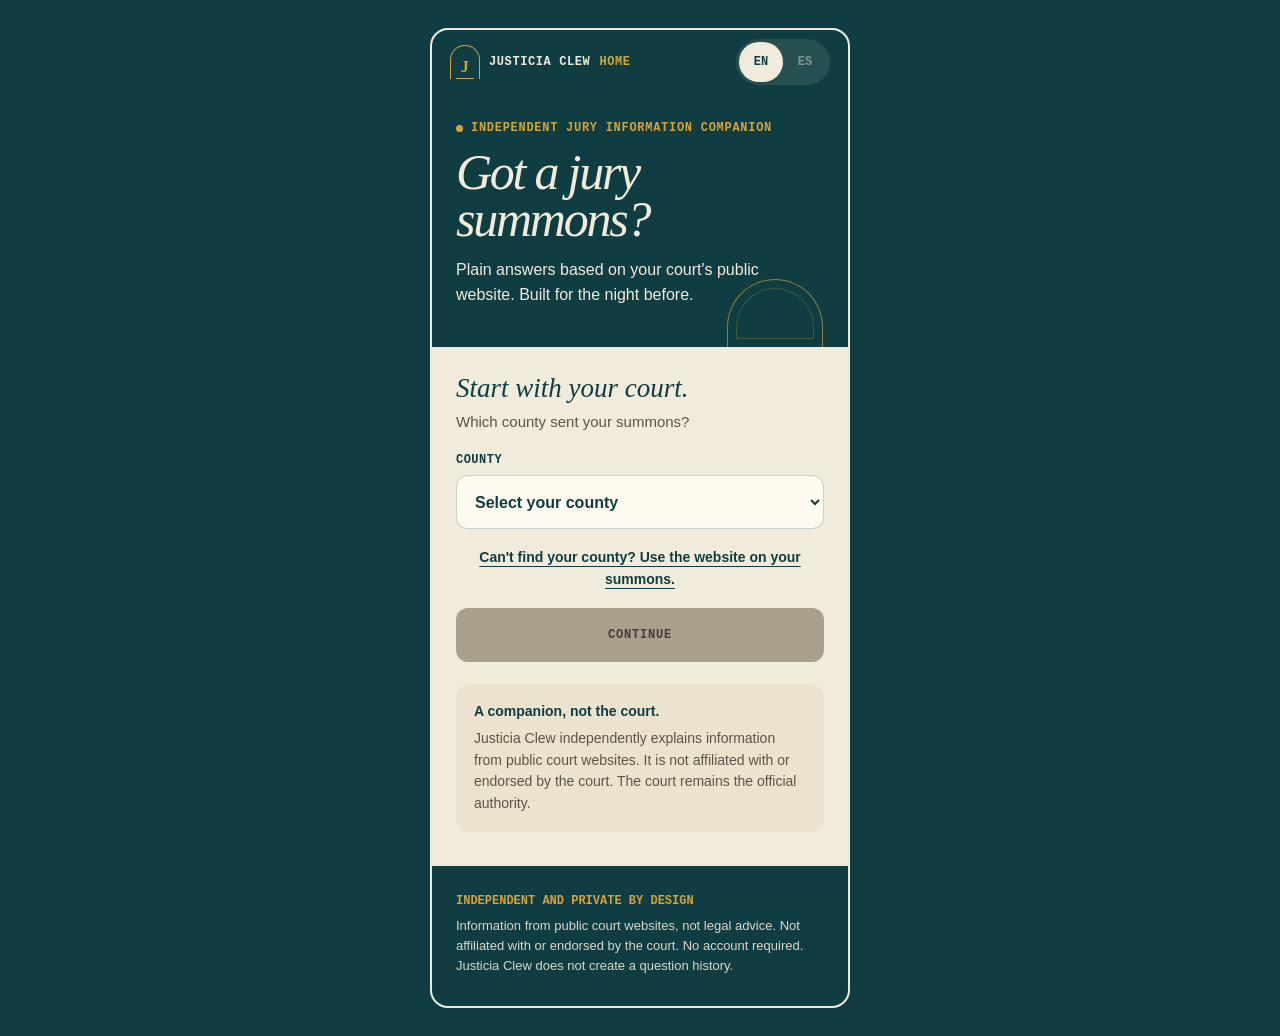
<file: frontend/index.html>
<!doctype html>
<html lang="en">
<head>
  <meta charset="utf-8">
  <meta name="viewport" content="width=device-width,initial-scale=1">
  <title>Justicia Clew | Jury duty companion</title>
  <link rel="icon" type="image/png" href="preview_512.png">
  <meta property="og:title" content="Justicia Clew | Jury duty companion">
  <meta property="og:description" content="Plain-language jury duty answers, in the court system's own words. Built for California.">
  <meta property="og:image" content="https://justicia-clew-8f4vi.ondigitalocean.app/justicia_clew_social_card.png">
  <meta property="og:type" content="website">
  <meta property="og:url" content="https://justicia-clew-8f4vi.ondigitalocean.app/">
  <meta name="twitter:card" content="summary_large_image">
  <meta name="twitter:title" content="Justicia Clew | Jury duty companion">
  <meta name="twitter:description" content="Plain-language jury duty answers, in the court system's own words. Built for California.">
  <meta name="twitter:image" content="https://justicia-clew-8f4vi.ondigitalocean.app/justicia_clew_social_card.png">
  <link rel="stylesheet" href="styles.css">
  <link rel="canonical" href="https://justicia-clew-8f4vi.ondigitalocean.app/">
  <script type="application/ld+json">
  {
    "@context": "https://schema.org",
    "@type": "WebApplication",
    "name": "Justicia Clew",
    "description": "Plain-language jury duty answers, grounded in your county court's public website. Not affiliated with or endorsed by any court.",
    "applicationCategory": "UtilitiesApplication",
    "operatingSystem": "Any",
    "url": "https://justicia-clew-8f4vi.ondigitalocean.app/"
  }
  </script>
</head>
<body>
<a href="#main-content" class="skip-link">Skip to main content</a>
<div class="app">
  <header class="top"><button class="home" id="homeBtn" aria-label="Go to home"><span class="archmark" aria-hidden="true">J</span><span>Justicia Clew</span><span class="home-word">Home</span></button><nav aria-label="Language"><button class="lang" id="en" aria-pressed="true">EN</button><button class="lang" id="es" aria-pressed="false" disabled aria-disabled="true" title="Spanish translations are not fully implemented yet" style="opacity:0.45;cursor:not-allowed;">ES</button></nav></header>
  <main id="main-content">
    <section class="screen" id="landing" aria-labelledby="title"><div class="night"><p class="statusline" data-t="after">Independent jury information companion</p><h1 id="title" tabindex="-1" data-t="title">Got a jury summons?</h1><p class="lede" data-t="lede">Plain answers based on your court's public website. Built for the night before.</p></div><div class="find"><h2 class="section-title" data-t="start">Start with your court.</h2><p class="section-help" data-t="which">Which county sent your summons?</p><form onsubmit="return false;"><div class="field"><label for="county" data-t="county">County</label><select id="county"><option value="" data-t="select">Select your county</option><option value="sb">Santa Barbara</option><option value="la" disabled>Los Angeles (coming soon)</option><option value="sf" disabled>San Francisco (coming soon)</option><option value="fresno" disabled>Fresno (coming soon)</option><option value="inyo" disabled>Inyo (coming soon)</option><option disabled>More counties coming, designed for all 58</option></select></div><button class="reveal" id="reveal" aria-expanded="false" aria-controls="urlField" data-t="cant">Can't find your county? Use the website on your summons.</button><div class="field url-field" id="urlField" hidden><label for="url" data-t="courtWeb">Court website</label><input id="url" type="url" inputmode="url" autocomplete="url" placeholder="https://"></div><button class="primary" id="continue" disabled data-t="continue">Continue</button></form><aside class="trust"><strong data-t="companion">A companion, not the court.</strong><span data-t="trust">Justicia Clew independently explains information from public court websites. It is not affiliated with or endorsed by the court. The court remains the official authority.</span></aside></div></section>
    <section class="screen" id="loading" hidden aria-labelledby="loadingTitle"><div class="loading"><div class="loader-arch" aria-hidden="true"></div><h2 id="loadingTitle" tabindex="-1" data-t="checking">Checking the court's published information</h2><p data-t="moment">This should take only a moment.</p></div></section>
    <section class="screen" id="questionScreen" hidden aria-labelledby="questionTitle"><aside class="sourcebar"><span class="independent" data-t="independent">Independent court information companion</span><strong data-t="source">Information retrieved from the Santa Barbara Superior Court public website</strong><span data-t="checked">Prototype source snapshot · Jul 10, 2026 at 8:14 PM</span><button class="sourceInfo" aria-expanded="false" data-t="whatChecked">About this source</button><p class="info-pop" hidden data-t="checkedExplain">The court owns the source information. Justicia Clew independently explains it. The court did not create, review, or approve this explanation. A connected version will display the actual source page and retrieval time.</p></aside><div class="panel"><button class="back toLanding" data-t="backCourt">← Back to court selection</button><h2 id="questionTitle" tabindex="-1" data-t="need">What do you need to know?</h2><p class="intro" data-t="ownWords">Ask in your own words. You do not need legal language.</p><p class="summons-note" data-t="nearby">Keep your summons nearby. You may need your Juror ID or reporting date.</p><div class="ask"><form onsubmit="return false;"><label for="question" data-t="yourQ">Your jury duty question</label><div class="askrow"><input id="question" type="text" autocomplete="off" data-placeholder-en="For example, do I report tomorrow?" data-placeholder-es="Por ejemplo, ¿me presento mañana?" placeholder="For example, do I report tomorrow?"><button class="primary" id="ask" disabled data-t="findAnswer">Find my answer</button></div></form></div><p class="common" data-t="common">Or choose a common question</p><div class="chips" id="chipsContainer"></div></div></section>
    <section class="screen" id="answer" hidden aria-labelledby="asked"><aside class="sourcebar"><span class="independent" data-t="independent">Independent court information companion</span><strong data-t="source">Information retrieved from the Santa Barbara Superior Court public website</strong><span data-t="checked">Prototype source snapshot · Jul 10, 2026 at 8:14 PM</span><button class="sourceInfo" aria-expanded="false" data-t="whatChecked">About this source</button><p class="info-pop" hidden data-t="checkedExplain">The court owns the source information. Justicia Clew independently explains it. The court did not create, review, or approve this explanation. A connected version will display the actual source page and retrieval time.</p></aside><div class="panel answer"><button class="back" id="answerBack" data-t="backQuestions">← Back to questions</button><h2 id="asked" tabindex="-1">Your answer</h2><div id="result"></div></div></section><p class="sr" id="live" aria-live="polite"></p>
  </main>
  <footer><strong data-t="footerHead">Independent and private by design</strong><span data-t="footer">Information from public court websites, not legal advice. Not affiliated with or endorsed by the court. No account required. Justicia Clew does not create a question history.</span></footer>
</div>
<script src="app.js"></script>
</body>
</html>
</file>
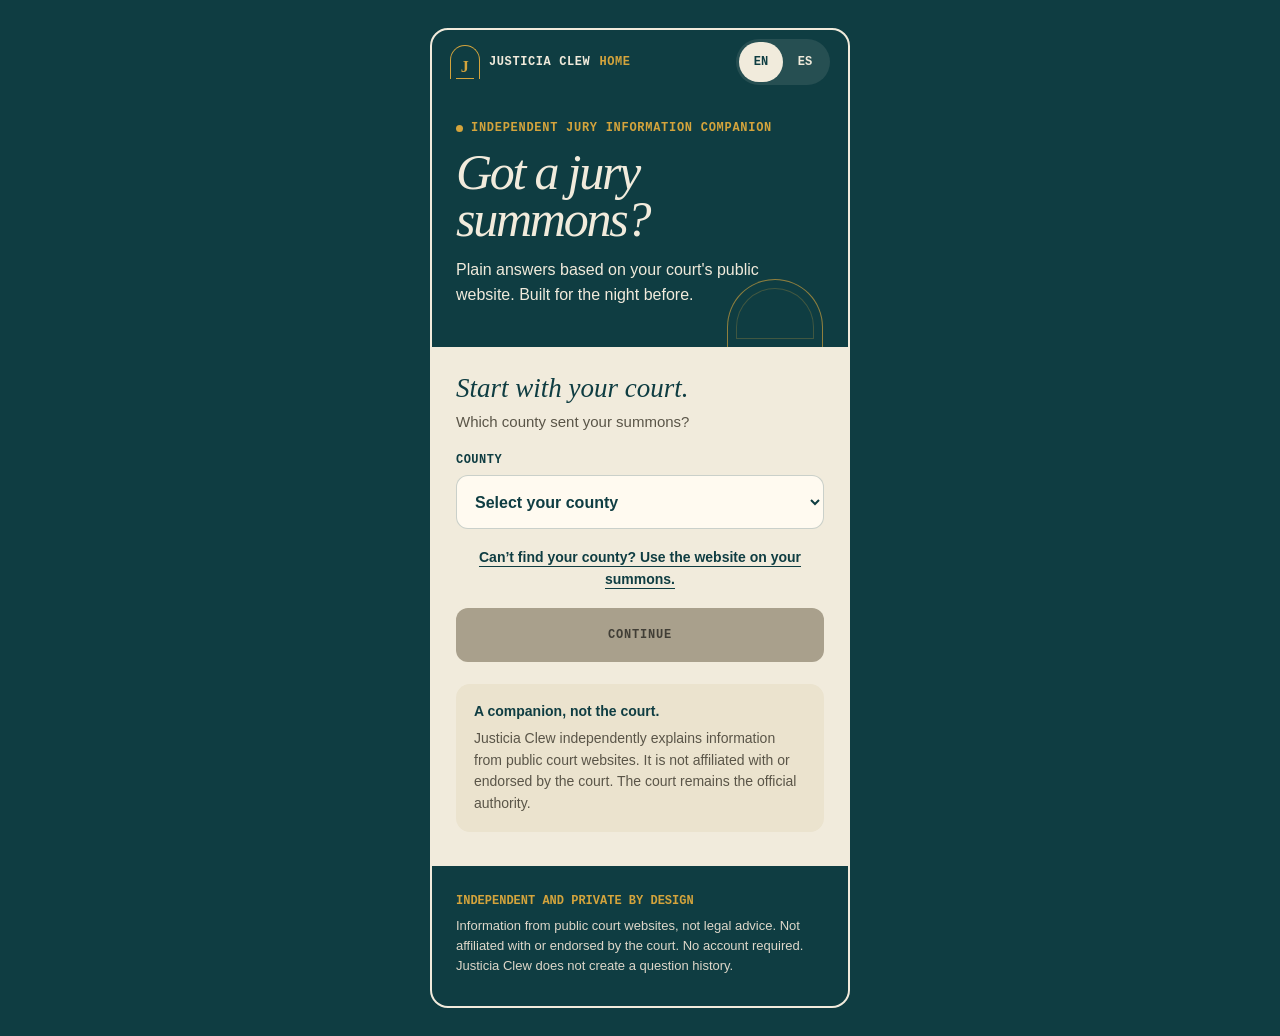
<file: MOCKUP.html>
<!doctype html>
<html lang="en">
<head>
  <meta charset="utf-8">
  <meta name="viewport" content="width=device-width,initial-scale=1">
  <title>Justicia Clew | Jury duty companion</title>
  <style>
    :root{--cream:#f1ebdc;--warm:#ebe3ce;--teal:#1b6d74;--deep:#0f3d42;--orange:#e85416;--ochre:#d4a43c;--muted:#5a5548;--paper:#fffaf0;--line:rgba(15,61,66,.22)}
    *{box-sizing:border-box}html{background:var(--deep)}body{margin:0;background:var(--deep);color:var(--deep);font-family:Arial,"Helvetica Neue",sans-serif;line-height:1.55}button,input,select{font:inherit}.app{width:min(100%,420px);min-height:100vh;margin:auto;background:var(--cream);overflow:hidden}
    .top{display:flex;align-items:center;justify-content:space-between;min-height:64px;padding:8px 18px;background:var(--deep);color:var(--cream)}.home{display:flex;align-items:center;gap:9px;min-height:46px;padding:3px 8px 3px 0;border:0;background:transparent;color:var(--cream);font:700 12px ui-monospace,SFMono-Regular,Consolas,monospace;letter-spacing:.05em;text-transform:uppercase;cursor:pointer}.home-word{color:var(--ochre);font-size:12px}
    .archmark{position:relative;display:grid;place-items:end center;width:30px;height:34px;padding-bottom:3px;border:1px solid var(--ochre);border-bottom:0;border-radius:16px 16px 0 0;color:var(--ochre);font:bold 16px Georgia,serif}.archmark:after{content:"";position:absolute;left:5px;right:5px;bottom:0;border-bottom:1px solid var(--ochre)}
    nav{display:flex;padding:3px;background:rgba(241,235,220,.1);border-radius:999px}.lang{min-width:44px;min-height:40px;border:0;border-radius:999px;background:transparent;color:var(--cream);font:700 12px ui-monospace,SFMono-Regular,Consolas,monospace;cursor:pointer}.lang[aria-pressed=true]{background:var(--cream);color:var(--deep)}
    main{min-height:680px}.screen[hidden]{display:none}.screen{animation:appear .22s ease-out}@keyframes appear{from{opacity:.35;transform:translateY(4px)}}
    .night{position:relative;min-height:246px;padding:27px 24px 39px;background:var(--deep);color:var(--cream);overflow:hidden}.night:after{content:"";position:absolute;right:25px;bottom:0;width:94px;height:67px;border:1px solid rgba(212,164,60,.65);border-bottom:0;border-radius:50px 50px 0 0;box-shadow:inset 0 0 0 8px var(--deep),inset 0 0 0 9px rgba(212,164,60,.25)}
    .statusline{display:flex;align-items:center;gap:8px;margin:0 0 14px;color:var(--ochre);font:700 12px ui-monospace,SFMono-Regular,Consolas,monospace;letter-spacing:.06em;text-transform:uppercase}.statusline:before{content:"";width:7px;height:7px;border-radius:50%;background:var(--ochre)}
    h1{position:relative;z-index:1;max-width:320px;margin:0 0 15px;font:italic 50px/.94 Georgia,serif;letter-spacing:-.045em}.lede{position:relative;z-index:1;max-width:310px;margin:0;color:var(--cream);font-size:16px}.find{padding:27px 24px 34px}.section-title{margin:0 0 7px;font:italic 27px/1.08 Georgia,serif}.section-help{margin:0 0 20px;color:var(--muted);font-size:15px}
    .field{margin-bottom:17px}label{display:block;margin-bottom:8px;font:700 12px ui-monospace,SFMono-Regular,Consolas,monospace;text-transform:uppercase;letter-spacing:.04em}input,select{width:100%;min-height:54px;padding:12px 14px;border:1px solid var(--line);border-radius:12px;background:var(--paper);color:var(--deep);font-size:16px;font-weight:600}input:hover,select:hover{border-color:var(--teal)}.reveal{display:block;min-height:44px;margin:2px auto 17px;border:0;background:transparent;color:var(--deep);text-decoration:underline;text-underline-offset:4px;font-size:14px;font-weight:700;cursor:pointer}.url-field[hidden]{display:none}
    .primary,.call{display:flex;align-items:center;justify-content:center;width:100%;min-height:54px;padding:12px;border:0;border-radius:12px;background:var(--deep);color:var(--cream);text-decoration:none;font:700 12px ui-monospace,SFMono-Regular,Consolas,monospace;text-transform:uppercase;letter-spacing:.065em;cursor:pointer}.primary:disabled{cursor:not-allowed;background:#a9a08c;color:#413e36}.primary:not(:disabled):after{content:"→";margin-left:11px}
    .trust{margin:22px 0 0;padding:17px 18px;border-radius:14px;background:var(--warm);font-size:14px}.trust strong{display:block;margin-bottom:5px;color:var(--deep)}.trust span{color:var(--muted)}
    .sourcebar{padding:18px 24px 17px;background:var(--warm);border-bottom:1px solid var(--line)}.sourcebar strong{display:block;margin-bottom:2px;font-size:14px}.sourcebar span{display:block;color:var(--muted);font-size:12px}.sourcebar .independent{display:inline-flex;align-items:center;width:auto;margin-bottom:9px;padding:0;background:transparent;color:var(--teal);font:700 12px ui-monospace,SFMono-Regular,Consolas,monospace;text-transform:uppercase;letter-spacing:.045em}.sourcebar .independent:before{content:"";width:7px;height:7px;margin-right:8px;border-radius:50%;background:var(--ochre)}.sourcebar button{min-height:40px;padding:5px 0;border:0;background:transparent;color:var(--teal);font-size:12px;font-weight:700;text-decoration:underline;text-underline-offset:3px;cursor:pointer}
    .panel{padding:28px 24px 44px}.back{min-height:44px;margin:0 0 22px;padding:7px 0;border:0;background:transparent;color:var(--deep);font-size:14px;font-weight:700;cursor:pointer}.panel h2{margin:0 0 8px;font:italic 34px/1.04 Georgia,serif;letter-spacing:-.025em}.intro{margin:0 0 22px;color:var(--muted);font-size:15px}.summons-note{display:flex;gap:10px;margin:0 0 20px;color:var(--muted);font-size:14px}.summons-note:before{content:"i";display:grid;place-items:center;flex:0 0 22px;width:22px;height:22px;border-radius:50%;background:var(--teal);color:var(--cream);font:bold 13px Georgia,serif}
    .ask{padding:20px;border-radius:16px;background:var(--warm)}.ask label{font-family:Arial,sans-serif;font-size:14px;text-transform:none;letter-spacing:0}.askrow{display:grid;gap:10px}.ask input{background:var(--paper)}.common{margin:27px 0 8px;color:var(--teal);font:700 12px ui-monospace,SFMono-Regular,Consolas,monospace;text-transform:uppercase;letter-spacing:.05em}.chips{display:grid}.chip{position:relative;min-height:62px;padding:15px 42px 15px 4px;border:0;border-bottom:1px solid var(--line);background:transparent;color:var(--deep);text-align:left;font-size:16px;font-weight:700;cursor:pointer}.chip:first-child{margin-inline:-10px;padding-left:14px;border-radius:12px 12px 0 0;background:rgba(235,227,206,.72)}.chip:after{content:"→";position:absolute;right:8px;top:50%;transform:translateY(-50%);color:var(--teal)}.chip:hover{color:var(--teal)}
    .answer h2{margin-bottom:25px}.answer-block{padding:22px;border-radius:16px;background:var(--paper);font-size:16px}.label{display:block;margin-bottom:11px;color:var(--teal);font:700 12px ui-monospace,SFMono-Regular,Consolas,monospace;text-transform:uppercase;letter-spacing:.055em}.answer-block p,.action p,.refusal p,.unavailable p{margin:0}.action{margin-top:15px;padding:20px 22px;border-radius:16px;background:var(--deep);color:var(--cream)}.action .label{color:var(--ochre)}.action p{font-weight:700}.source{margin-top:15px;padding:20px 22px;border-radius:16px;background:var(--warm)}.source blockquote{margin:10px 0 13px;font:16px/1.5 Georgia,serif}.source a{color:var(--deep);font-weight:700}
    .refusal,.unavailable{padding:22px;border-radius:16px;background:var(--paper);box-shadow:inset 4px 0 0 var(--orange)}.state{display:inline-block;margin-bottom:12px;padding:5px 8px;border-radius:7px;background:rgba(232,84,22,.1);color:#9d310a;font:700 12px ui-monospace,SFMono-Regular,Consolas,monospace;text-transform:uppercase}.call{margin-top:19px}.call:before{content:"";width:8px;height:8px;margin-right:10px;border-radius:50%;background:var(--orange)}
    .loading{min-height:570px;padding:86px 30px;text-align:center}.loader-arch{position:relative;width:78px;height:96px;margin:0 auto 30px;border:3px solid var(--teal);border-bottom:0;border-radius:42px 42px 0 0;animation:breathe .7s ease-in-out infinite alternate}.loader-arch:after{content:"";position:absolute;left:14px;right:14px;bottom:0;border-bottom:3px solid var(--ochre)}@keyframes breathe{to{opacity:.45;transform:translateY(-4px)}}.loading h2{margin:0 0 10px;font:italic 29px Georgia,serif}.loading p{color:var(--muted);font-size:14px}
    .info-pop{margin-top:10px;padding:12px 14px;border-radius:10px;background:var(--paper);color:var(--muted);font-size:13px}.info-pop[hidden]{display:none}footer{padding:28px 24px 30px;background:var(--deep);color:#ddd7c9;font-size:13px}footer strong{display:block;margin-bottom:8px;color:var(--ochre);font:700 12px ui-monospace,SFMono-Regular,Consolas,monospace;text-transform:uppercase}
    :focus-visible{outline:3px solid var(--deep);outline-offset:3px}.top :focus-visible{outline-color:var(--ochre)}.sr{position:absolute;width:1px;height:1px;overflow:hidden;clip:rect(0 0 0 0)}@media(max-width:350px){h1{font-size:43px}.panel h2{font-size:30px}}@media(min-width:560px){body{padding:28px 0}.app{border:2px solid var(--cream);border-radius:18px}}
  </style>
</head>
<body>
<div class="app">
  <header class="top"><button class="home" id="homeBtn" aria-label="Go to home"><span class="archmark" aria-hidden="true">J</span><span>Justicia Clew</span><span class="home-word">Home</span></button><nav aria-label="Language"><button class="lang" id="en" aria-pressed="true">EN</button><button class="lang" id="es" aria-pressed="false">ES</button></nav></header>
  <main>
    <section class="screen" id="landing" aria-labelledby="title"><div class="night"><p class="statusline" data-t="after">Independent jury information companion</p><h1 id="title" data-t="title">Got a jury summons?</h1><p class="lede" data-t="lede">Plain answers based on your court's public website. Built for the night before.</p></div><div class="find"><h2 class="section-title" data-t="start">Start with your court.</h2><p class="section-help" data-t="which">Which county sent your summons?</p><div class="field"><label for="county" data-t="county">County</label><select id="county"><option value="" data-t="select">Select your county</option><option>Santa Barbara</option><option>Los Angeles</option><option>San Francisco</option><option>Fresno</option><option>Inyo</option><option disabled>More counties coming, designed for all 58</option></select></div><button class="reveal" id="reveal" aria-expanded="false" aria-controls="urlField" data-t="cant">Can’t find your county? Use the website on your summons.</button><div class="field url-field" id="urlField" hidden><label for="url" data-t="courtWeb">Court website</label><input id="url" type="url" inputmode="url" autocomplete="url" placeholder="https://"></div><button class="primary" id="continue" disabled data-t="continue">Continue</button><aside class="trust"><strong data-t="companion">A companion, not the court.</strong><span data-t="trust">Justicia Clew independently explains information from public court websites. It is not affiliated with or endorsed by the court. The court remains the official authority.</span></aside></div></section>
    <section class="screen" id="loading" hidden aria-labelledby="loadingTitle"><div class="loading"><div class="loader-arch" aria-hidden="true"></div><h2 id="loadingTitle" data-t="checking">Checking the court’s published information</h2><p data-t="moment">This should take only a moment.</p></div></section>
    <section class="screen" id="questionScreen" hidden aria-labelledby="questionTitle"><aside class="sourcebar"><span class="independent" data-t="independent">Independent court information companion</span><strong data-t="source">Information retrieved from the Santa Barbara Superior Court public website</strong><span data-t="checked">Prototype source snapshot · Jul 10, 2026 at 8:14 PM</span><button class="sourceInfo" aria-expanded="false" data-t="whatChecked">About this source</button><p class="info-pop" hidden data-t="checkedExplain">The court owns the source information. Justicia Clew independently explains it. The court did not create, review, or approve this explanation. A connected version will display the actual source page and retrieval time.</p></aside><div class="panel"><button class="back toLanding" data-t="backCourt">← Back to court selection</button><h2 id="questionTitle" data-t="need">What do you need to know?</h2><p class="intro" data-t="ownWords">Ask in your own words. You do not need legal language.</p><p class="summons-note" data-t="nearby">Keep your summons nearby. You may need your Juror ID or reporting date.</p><div class="ask"><label for="question" data-t="yourQ">Your jury duty question</label><div class="askrow"><input id="question" type="text" autocomplete="off" data-placeholder-en="For example, do I report tomorrow?" data-placeholder-es="Por ejemplo, ¿me presento mañana?" placeholder="For example, do I report tomorrow?"><button class="primary" id="ask" disabled data-t="findAnswer">Find my answer</button></div></div><p class="common" data-t="common">Or choose a common question</p><div class="chips"><button class="chip" data-key="report" data-t="qReport">Do I still have to go tomorrow?</button><button class="chip" data-key="refusal" data-t="qExcuse">Can I get out of jury duty?</button><button class="chip" data-key="bring" data-t="qBring">What should I bring?</button><button class="chip" data-key="parking" data-t="qPark">Where do I park?</button></div></div></section>
    <section class="screen" id="answer" hidden aria-labelledby="asked"><aside class="sourcebar"><span class="independent" data-t="independent">Independent court information companion</span><strong data-t="source">Information retrieved from the Santa Barbara Superior Court public website</strong><span data-t="checked">Prototype source snapshot · Jul 10, 2026 at 8:14 PM</span><button class="sourceInfo" aria-expanded="false" data-t="whatChecked">About this source</button><p class="info-pop" hidden data-t="checkedExplain">The court owns the source information. Justicia Clew independently explains it. The court did not create, review, or approve this explanation. A connected version will display the actual source page and retrieval time.</p></aside><div class="panel answer"><button class="back" id="answerBack" data-t="backQuestions">← Back to questions</button><h2 id="asked"></h2><div id="result"></div></div></section><p class="sr" id="live" aria-live="polite"></p>
  </main>
  <footer><strong data-t="footerHead">Independent and private by design</strong><span data-t="footer">Information from public court websites, not legal advice. Not affiliated with or endorsed by the court. No account required. Justicia Clew does not create a question history.</span></footer>
</div>
<script>
'use strict';
const courtUrl='https://www.sbcourts.org/gi/jury-service';
const answers={report:{q:'Do I still have to go tomorrow?',a:"Maybe, and here's how to find out tonight. After 5:30 PM the evening before your summons date, check the court's online jury portal or call 877-544-5094. Have the Juror ID number from your summons ready.",action:'After 5:30 PM, check the jury portal or call 877-544-5094. Have your Juror ID ready.',quote:"You will need to check the Superior Court's online jury portal or call the court's automated phone line at 877-544-5094 after 5:30 PM the evening prior to your summons date…"},refusal:{q:'Can I get out of jury duty?',a:"That's a decision only the court can make, and this court's website doesn't list excusal rules on the pages I can read. I won't guess about something this important. Call Jury Services and ask them directly.",phone:'Call Jury Services: (805) 882-4530'},bring:{q:'What should I bring?',a:'Keep your summons with you. It contains the Juror ID and reporting information you may need to check in.',action:'Review your summons before leaving and bring it with you. Follow any additional instructions printed on it.',quote:'Your summons contains your reporting instructions and Juror ID.'},parking:{q:'Where do I park?',a:'Parking instructions can depend on the courthouse listed on your summons. I will not assume which location you were assigned.',action:'Confirm the courthouse address on your summons, then check that location’s parking information before you leave.',quote:'Use the courthouse location shown on your summons to find location specific information.'},unavailable:{q:'I have another question',a:'I could not find a clear answer on the public court pages checked for this demonstration. I will not fill in the gaps or guess.',phone:'Call Jury Services: (805) 882-4530'}};
const answersEs={report:{q:'¿Todavía tengo que presentarme mañana?',a:'Tal vez. Después de las 5:30 p. m. de la noche anterior a la fecha de su citación, consulte el portal de jurados del tribunal o llame al 877-544-5094. Tenga lista la identificación de jurado de su citación.',action:'Después de las 5:30 p. m., consulte el portal o llame al 877-544-5094. Tenga lista su identificación de jurado.',quote:'Necesitará consultar el portal de jurados del Tribunal Superior o llamar a la línea automatizada al 877-544-5094 después de las 5:30 p. m. de la noche anterior a la fecha de su citación…'},refusal:{q:'¿Puedo ser excusado del servicio de jurado?',a:'Solo el tribunal puede tomar esa decisión, y el sitio web del tribunal no incluye reglas de excusa en las páginas que puedo consultar. No voy a adivinar sobre algo tan importante. Llame directamente a Servicios de Jurado.',phone:'Llamar a Servicios de Jurado: (805) 882-4530'},bring:{q:'¿Qué debo llevar?',a:'Tenga su citación con usted. Contiene la identificación de jurado y la información de presentación que puede necesitar.',action:'Revise su citación antes de salir y llévela con usted. Siga cualquier instrucción adicional impresa.',quote:'Su citación contiene las instrucciones de presentación y su identificación de jurado.'},parking:{q:'¿Dónde estaciono?',a:'Las instrucciones de estacionamiento pueden depender del tribunal indicado en su citación. No voy a suponer qué lugar le asignaron.',action:'Confirme la dirección en su citación y consulte la información de estacionamiento de ese lugar antes de salir.',quote:'Use la ubicación indicada en su citación para encontrar información específica.'},unavailable:{q:'Tengo otra pregunta',a:'No encontré una respuesta clara en las páginas públicas consultadas para esta demostración. No completaré la información ni adivinaré.',phone:'Llamar a Servicios de Jurado: (805) 882-4530'}};
const es={after:'Compañero independiente de información para jurados',title:'¿Recibió una citación?',lede:'Respuestas claras basadas en el sitio web público de su tribunal. Para la noche antes de presentarse.',start:'Comience con su tribunal.',which:'¿Qué condado envió su citación?',county:'Condado',select:'Seleccione su condado',cant:'¿No encuentra su condado? Use el sitio web de su citación.',courtWeb:'Sitio web del tribunal',continue:'Continuar',companion:'Un compañero, no el tribunal.',trust:'Justicia Clew explica de manera independiente la información de sitios web públicos de los tribunales. No está afiliado ni respaldado por el tribunal. El tribunal sigue siendo la autoridad oficial.',checking:'Consultando la información publicada por el tribunal',moment:'Esto tomará solo un momento.',independent:'Compañero independiente de información judicial',source:'Información obtenida del sitio web público del Tribunal Superior de Santa Bárbara',checked:'Muestra de fuente del prototipo · 10 de julio de 2026 a las 8:14 p. m.',whatChecked:'Acerca de esta fuente',checkedExplain:'El tribunal es propietario de la información original. Justicia Clew la explica de manera independiente. El tribunal no creó, revisó ni aprobó esta explicación. La versión conectada mostrará la página de origen y la hora real de consulta.',backCourt:'← Volver a seleccionar tribunal',need:'¿Qué necesita saber?',ownWords:'Pregunte con sus propias palabras. No necesita lenguaje legal.',nearby:'Tenga su citación cerca. Puede necesitar su identificación de jurado o fecha de presentación.',yourQ:'Su pregunta sobre el servicio de jurado',findAnswer:'Buscar mi respuesta',common:'O elija una pregunta común',qReport:'¿Todavía tengo que presentarme mañana?',qExcuse:'¿Puedo ser excusado del servicio de jurado?',qBring:'¿Qué debo llevar?',qPark:'¿Dónde estaciono?',backQuestions:'← Volver a las preguntas',footerHead:'Independiente y privado por diseño',footer:'Información de sitios web públicos de tribunales, no asesoramiento legal. No está afiliado ni respaldado por el tribunal. No se requiere una cuenta. Justicia Clew no crea un historial de preguntas.'};
const en={};document.querySelectorAll('[data-t]').forEach(el=>en[el.dataset.t]=el.textContent);const $=id=>document.getElementById(id),screens=['landing','loading','questionScreen','answer'];let lang='en';
function show(id){screens.forEach(s=>$(s).hidden=s!==id);$(id).querySelector('h1,h2,button,input,select')?.focus()}
function translate(next){lang=next;document.documentElement.lang=next;$('en').setAttribute('aria-pressed',String(next==='en'));$('es').setAttribute('aria-pressed',String(next==='es'));const dict=next==='es'?es:en;document.querySelectorAll('[data-t]').forEach(el=>el.textContent=dict[el.dataset.t]);$('question').placeholder=$('question').dataset[next==='es'?'placeholderEs':'placeholderEn']}
function loadThen(id){show('loading');setTimeout(()=>show(id),650)}
function route(text){const q=text.toLowerCase();if(/tomorrow|report|mañana|present/.test(q))return'report';if(/excuse|out of|excus/.test(q))return'refusal';if(/bring|llevar/.test(q))return'bring';if(/park|estacion/.test(q))return'parking';return'unavailable'}
function block(cls,label,text){const a=document.createElement('article');a.className=cls;const l=document.createElement('span');l.className='label';l.textContent=label;const p=document.createElement('p');p.textContent=text;a.append(l,p);return a}
function render(key){const set=lang==='es'?answersEs:answers;const unsupported=key==='bring'||key==='parking';const a=unsupported?{...set.unavailable,q:set[key].q}:set[key];const stateKey=unsupported?'unavailable':key;$('asked').textContent=a.q;const host=$('result');host.replaceChildren();if(stateKey==='refusal'||stateKey==='unavailable'){const box=document.createElement('article');box.className=stateKey==='refusal'?'refusal':'unavailable';const state=document.createElement('span');state.className='state';state.textContent=lang==='es'?(stateKey==='refusal'?'Se requiere decisión del tribunal':'Fuente no disponible'):(stateKey==='refusal'?'Court decision required':'Source unavailable');const p=document.createElement('p');p.textContent=a.a;const call=document.createElement('a');call.className='call';call.href='tel:+18058824530';call.textContent=a.phone;box.append(state,p,call);host.append(box)}else{host.append(block('answer-block',lang==='es'?'Lo que necesita saber':'What you need to know',a.a),block('action',lang==='es'?'Qué hacer':'What to do',a.action));const source=document.createElement('article');source.className='source';const l=document.createElement('span');l.className='label';l.textContent=lang==='es'?'Lo que dice el sitio web del tribunal':'What the court website says';const q=document.createElement('blockquote');q.textContent=a.quote;const translation=document.createElement('p');translation.className='info-pop';translation.textContent='Traducción de Justicia Clew del contenido en inglés del tribunal.';translation.hidden=lang!=='es';const link=document.createElement('a');link.href=courtUrl;link.target='_blank';link.rel='noopener noreferrer';link.textContent=lang==='es'?'Ver página de origen':'View source page';source.append(l,q,translation,link);host.append(source)}loadThen('answer')}
function ready(){$('continue').disabled=!($('county').value||$('url').value.trim())}$('county').addEventListener('change',ready);$('url').addEventListener('input',ready);$('question').addEventListener('input',()=>{$('ask').disabled=!$('question').value.trim()});$('question').addEventListener('keydown',e=>{if(e.key==='Enter'&&$('question').value.trim())render(route($('question').value))});$('ask').addEventListener('click',()=>render(route($('question').value)));$('reveal').addEventListener('click',()=>{const open=$('urlField').hidden;$('urlField').hidden=!open;$('reveal').setAttribute('aria-expanded',String(open));if(open)$('url').focus()});$('continue').addEventListener('click',()=>loadThen('questionScreen'));$('homeBtn').addEventListener('click',()=>show('landing'));document.querySelectorAll('.toLanding').forEach(b=>b.addEventListener('click',()=>show('landing')));$('answerBack').addEventListener('click',()=>show('questionScreen'));document.querySelectorAll('[data-key]').forEach(b=>b.addEventListener('click',()=>render(b.dataset.key)));document.querySelectorAll('.sourceInfo').forEach(b=>b.addEventListener('click',()=>{const p=b.nextElementSibling;p.hidden=!p.hidden;b.setAttribute('aria-expanded',String(!p.hidden))}));$('en').addEventListener('click',()=>translate('en'));$('es').addEventListener('click',()=>translate('es'));
</script>
</body>
</html>
</file>
<file: frontend/styles.css>
:root{--cream:#f1ebdc;--warm:#ebe3ce;--teal:#1b6d74;--deep:#0f3d42;--orange:#e85416;--ochre:#d4a43c;--muted:#5a5548;--paper:#fffaf0;--line:rgba(15,61,66,.22)}
*{box-sizing:border-box}html{background:var(--deep)}body{margin:0;background:var(--deep);color:var(--deep);font-family:Arial,"Helvetica Neue",sans-serif;line-height:1.55}button,input,select{font:inherit}.app{width:min(100%,420px);min-height:100vh;margin:auto;background:var(--cream);overflow:hidden}
.top{display:flex;align-items:center;justify-content:space-between;min-height:64px;padding:8px 18px;background:var(--deep);color:var(--cream)}.home{display:flex;align-items:center;gap:9px;min-height:46px;padding:3px 8px 3px 0;border:0;background:transparent;color:var(--cream);font:700 12px ui-monospace,SFMono-Regular,Consolas,monospace;letter-spacing:.05em;text-transform:uppercase;cursor:pointer}.home-word{color:var(--ochre);font-size:12px}
.archmark{position:relative;display:grid;place-items:end center;width:30px;height:34px;padding-bottom:3px;border:1px solid var(--ochre);border-bottom:0;border-radius:16px 16px 0 0;color:var(--ochre);font:bold 16px Georgia,serif}.archmark:after{content:"";position:absolute;left:5px;right:5px;bottom:0;border-bottom:1px solid var(--ochre)}
nav{display:flex;padding:3px;background:rgba(241,235,220,.1);border-radius:999px}.lang{min-width:44px;min-height:40px;border:0;border-radius:999px;background:transparent;color:var(--cream);font:700 12px ui-monospace,SFMono-Regular,Consolas,monospace;cursor:pointer}.lang[aria-pressed=true]{background:var(--cream);color:var(--deep)}
main{min-height:680px}.screen[hidden]{display:none}.screen{animation:appear .22s ease-out}@keyframes appear{from{opacity:.35;transform:translateY(4px)}}
.night{position:relative;min-height:246px;padding:27px 24px 39px;background:var(--deep);color:var(--cream);overflow:hidden}.night:after{content:"";position:absolute;right:25px;bottom:0;width:94px;height:67px;border:1px solid rgba(212,164,60,.65);border-bottom:0;border-radius:50px 50px 0 0;box-shadow:inset 0 0 0 8px var(--deep),inset 0 0 0 9px rgba(212,164,60,.25)}
.statusline{display:flex;align-items:center;gap:8px;margin:0 0 14px;color:var(--ochre);font:700 12px ui-monospace,SFMono-Regular,Consolas,monospace;letter-spacing:.06em;text-transform:uppercase}.statusline:before{content:"";width:7px;height:7px;border-radius:50%;background:var(--ochre)}
h1{position:relative;z-index:1;max-width:320px;margin:0 0 15px;font:italic 50px/.94 Georgia,serif;letter-spacing:-.045em}.lede{position:relative;z-index:1;max-width:310px;margin:0;color:var(--cream);font-size:16px}.find{padding:27px 24px 34px}.section-title{margin:0 0 7px;font:italic 27px/1.08 Georgia,serif}.section-help{margin:0 0 20px;color:var(--muted);font-size:15px}
.field{margin-bottom:17px}label{display:block;margin-bottom:8px;font:700 12px ui-monospace,SFMono-Regular,Consolas,monospace;text-transform:uppercase;letter-spacing:.04em}input,select{width:100%;min-height:54px;padding:12px 14px;border:1px solid var(--line);border-radius:12px;background:var(--paper);color:var(--deep);font-size:16px;font-weight:600}input:hover,select:hover{border-color:var(--teal)}.reveal{display:block;min-height:44px;margin:2px auto 17px;border:0;background:transparent;color:var(--deep);text-decoration:underline;text-underline-offset:4px;font-size:14px;font-weight:700;cursor:pointer}.url-field[hidden]{display:none}
.primary,.call{display:flex;align-items:center;justify-content:center;width:100%;min-height:54px;padding:12px;border:0;border-radius:12px;background:var(--deep);color:var(--cream);text-decoration:none;font:700 12px ui-monospace,SFMono-Regular,Consolas,monospace;text-transform:uppercase;letter-spacing:.065em;cursor:pointer}.primary:disabled{cursor:not-allowed;background:#a9a08c;color:#413e36}.primary:not(:disabled):after{content:"→";margin-left:11px}
.trust{margin:22px 0 0;padding:17px 18px;border-radius:14px;background:var(--warm);font-size:14px}.trust strong{display:block;margin-bottom:5px;color:var(--deep)}.trust span{color:var(--muted)}
.sourcebar{padding:18px 24px 17px;background:var(--warm);border-bottom:1px solid var(--line)}.sourcebar strong{display:block;margin-bottom:2px;font-size:14px}.sourcebar span{display:block;color:var(--muted);font-size:12px}.sourcebar .independent{display:inline-flex;align-items:center;width:auto;margin-bottom:9px;padding:0;background:transparent;color:var(--teal);font:700 12px ui-monospace,SFMono-Regular,Consolas,monospace;text-transform:uppercase;letter-spacing:.045em}.sourcebar .independent:before{content:"";width:7px;height:7px;margin-right:8px;border-radius:50%;background:var(--ochre)}.sourcebar button{min-height:40px;padding:5px 0;border:0;background:transparent;color:var(--teal);font-size:12px;font-weight:700;text-decoration:underline;text-underline-offset:3px;cursor:pointer}
.panel{padding:28px 24px 44px}.back{min-height:44px;margin:0 0 22px;padding:7px 0;border:0;background:transparent;color:var(--deep);font-size:14px;font-weight:700;cursor:pointer}.panel h2{margin:0 0 8px;font:italic 34px/1.04 Georgia,serif;letter-spacing:-.025em}.intro{margin:0 0 22px;color:var(--muted);font-size:15px}.summons-note{display:flex;gap:10px;margin:0 0 20px;color:var(--muted);font-size:14px}.summons-note:before{content:"i";display:grid;place-items:center;flex:0 0 22px;width:22px;height:22px;border-radius:50%;background:var(--teal);color:var(--cream);font:bold 13px Georgia,serif}
.ask{padding:20px;border-radius:16px;background:var(--warm)}.ask label{font-family:Arial,sans-serif;font-size:14px;text-transform:none;letter-spacing:0}.askrow{display:grid;gap:10px}.ask input{background:var(--paper)}.common{margin:27px 0 8px;color:var(--teal);font:700 12px ui-monospace,SFMono-Regular,Consolas,monospace;text-transform:uppercase;letter-spacing:.05em}.chips{display:grid}.chip{position:relative;min-height:62px;padding:15px 42px 15px 4px;border:0;border-bottom:1px solid var(--line);background:transparent;color:var(--deep);text-align:left;font-size:16px;font-weight:700;cursor:pointer}.chip:first-child{margin-inline:-10px;padding-left:14px;border-radius:12px 12px 0 0;background:rgba(235,227,206,.72)}.chip:after{content:"→";position:absolute;right:8px;top:50%;transform:translateY(-50%);color:var(--teal)}.chip:hover{color:var(--teal)}
.answer h2{margin-bottom:25px}.answer-block{padding:22px;border-radius:16px;background:var(--paper);font-size:16px}.label{display:block;margin-bottom:11px;color:var(--teal);font:700 12px ui-monospace,SFMono-Regular,Consolas,monospace;text-transform:uppercase;letter-spacing:.055em}.answer-block p,.action p,.refusal p,.unavailable p{margin:0}.action{margin-top:15px;padding:20px 22px;border-radius:16px;background:var(--deep);color:var(--cream)}.action .label{color:var(--ochre)}.action p{font-weight:700}.source{margin-top:15px;padding:20px 22px;border-radius:16px;background:var(--warm)}.source blockquote{margin:10px 0 13px;font:16px/1.5 Georgia,serif}.source a{color:var(--deep);font-weight:700}
.refusal,.unavailable{padding:22px;border-radius:16px;background:var(--paper);box-shadow:inset 4px 0 0 var(--orange)}.state{display:inline-block;margin-bottom:12px;padding:5px 8px;border-radius:7px;background:rgba(232,84,22,.1);color:#9d310a;font:700 12px ui-monospace,SFMono-Regular,Consolas,monospace;text-transform:uppercase}.call{margin-top:19px}.call:before{content:"";width:8px;height:8px;margin-right:10px;border-radius:50%;background:var(--orange)}
.loading{min-height:570px;padding:86px 30px;text-align:center}.loader-arch{position:relative;width:78px;height:96px;margin:0 auto 30px;border:3px solid var(--teal);border-bottom:0;border-radius:42px 42px 0 0;animation:breathe .7s ease-in-out infinite alternate}.loader-arch:after{content:"";position:absolute;left:14px;right:14px;bottom:0;border-bottom:3px solid var(--ochre)}@keyframes breathe{to{opacity:.45;transform:translateY(-4px)}}.loading h2{margin:0 0 10px;font:italic 29px Georgia,serif}.loading p{color:var(--muted);font-size:14px}
.info-pop{margin-top:10px;padding:12px 14px;border-radius:10px;background:var(--paper);color:var(--muted);font-size:13px}.info-pop[hidden]{display:none}footer{padding:28px 24px 30px;background:var(--deep);color:#ddd7c9;font-size:13px}footer strong{display:block;margin-bottom:8px;color:var(--ochre);font:700 12px ui-monospace,SFMono-Regular,Consolas,monospace;text-transform:uppercase}
:focus-visible{outline:3px solid var(--deep);outline-offset:3px}.top :focus-visible{outline-color:var(--ochre)}.sr{position:absolute;width:1px;height:1px;overflow:hidden;clip:rect(0 0 0 0)}@media(max-width:350px){h1{font-size:43px}.panel h2{font-size:30px}}@media(min-width:560px){body{padding:28px 0}.app{border:2px solid var(--cream);border-radius:18px}}

.hours{margin:8px 0 0;color:var(--muted);font-size:13px}

.answer-block p+p,.refusal p+p,.unavailable p+p{margin-top:10px}

.skip-link{position:absolute;left:-9999px;top:0;background:var(--deep);color:var(--cream);padding:12px 18px;border-radius:0 0 8px 0;z-index:100;font:700 12px ui-monospace,SFMono-Regular,Consolas,monospace;text-transform:uppercase;text-decoration:none}
.skip-link:focus{left:0}
</file>
